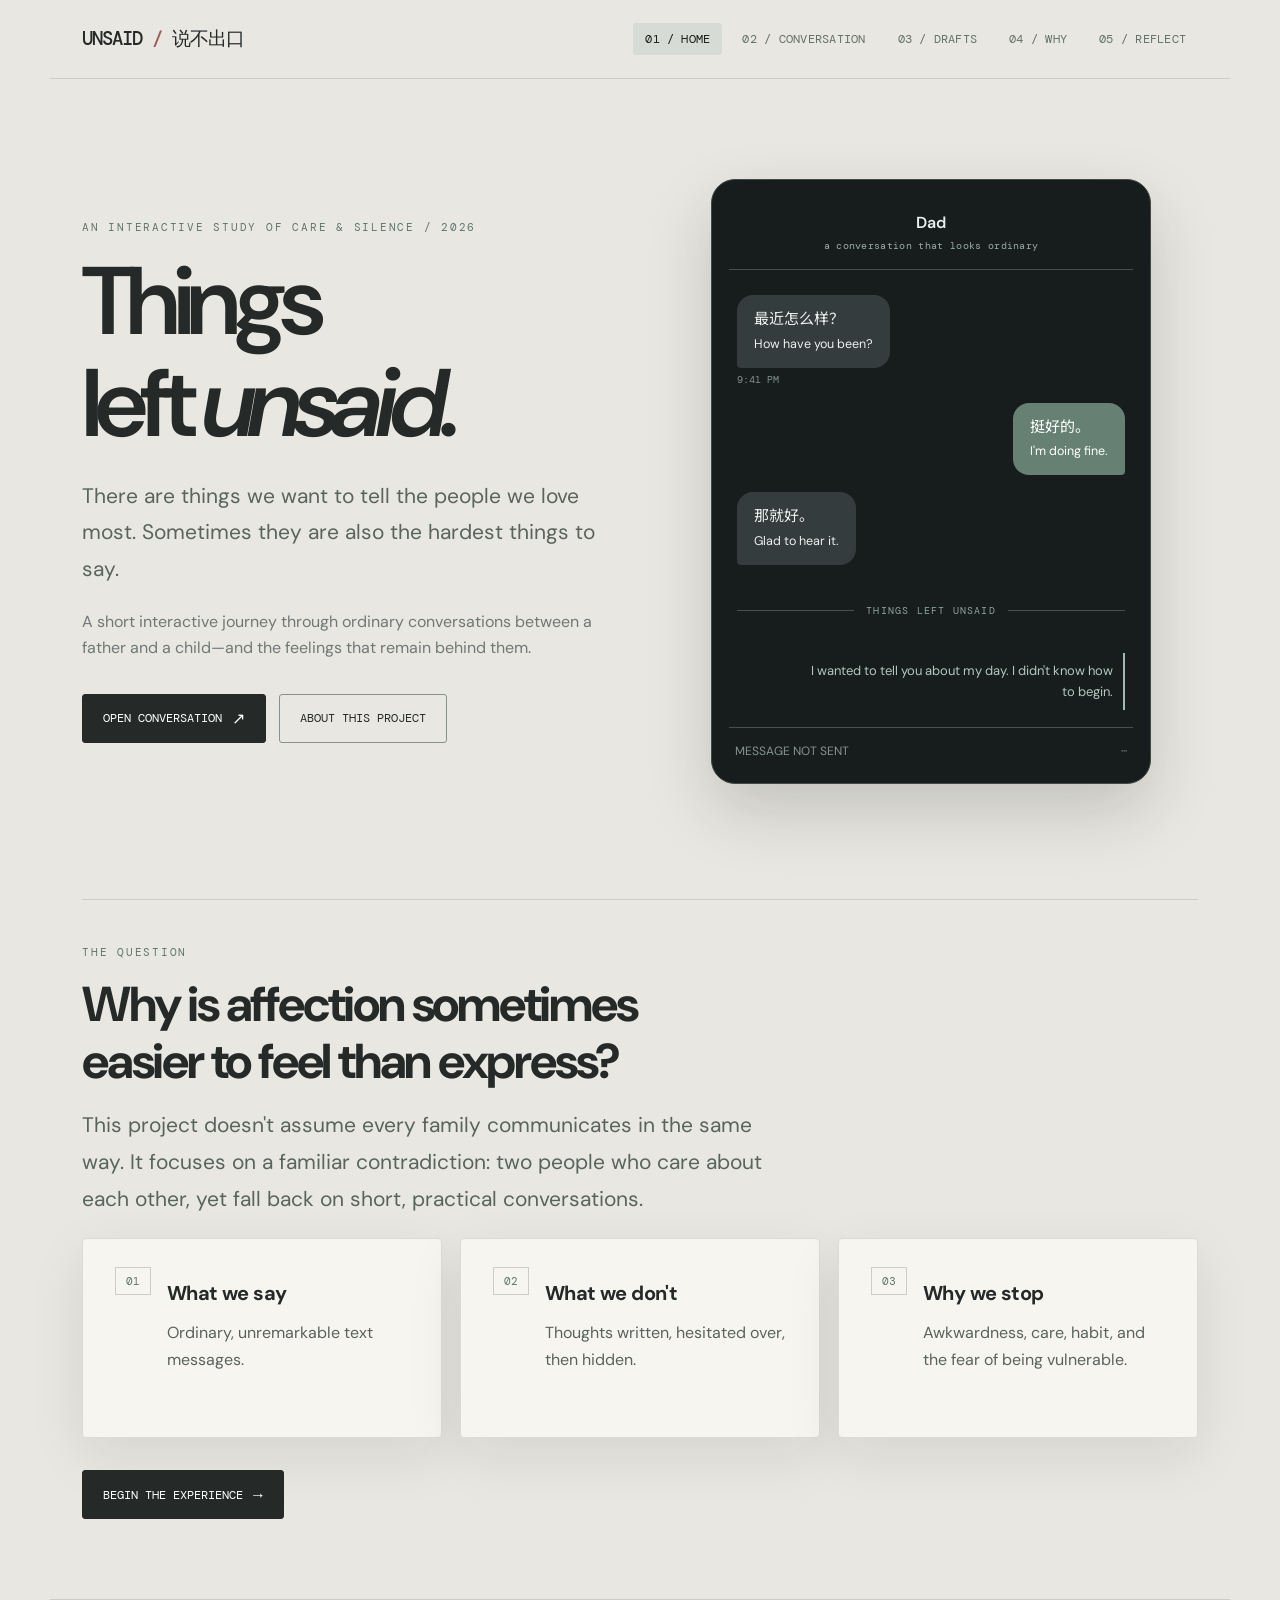
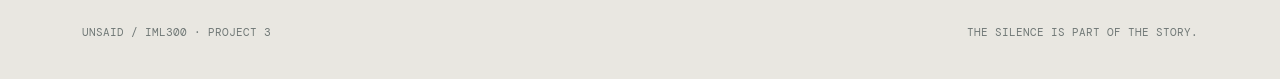
<file: index.html>
<!doctype html>
<html lang="en">
    <head>
        <meta charset="UTF-8" />
        <meta name="viewport" content="width=device-width,initial-scale=1" />
        <meta
            name="description"
            content="Unsaid — an interactive reflection on the words parents and children leave unspoken." />
        <title>Unsaid — Things Left Unspoken</title>
        <link rel="stylesheet" href="style.css" />
    </head>
    <body data-page="home">
        <header class="site-header">
            <a href="index.html" class="brand">UNSAID<span> / </span>说不出口</a>
            <nav class="topnav" aria-label="Site navigation">
                <a aria-current="page" href="index.html">01 / HOME</a><a href="conversation.html">02 / CONVERSATION</a
                ><a href="drafts.html">03 / DRAFTS</a><a href="reasons.html">04 / WHY</a
                ><a href="reflection.html">05 / REFLECT</a>
            </nav>
        </header>
        <main>
            <div class="two-col intro">
                <div>
                    <p class="eyebrow">AN INTERACTIVE STUDY OF CARE & SILENCE / 2026</p>
                    <h1>Things<br />left <em>unsaid.</em></h1>
                    <p class="lead">
                        There are things we want to tell the people we love most. Sometimes they are also the hardest
                        things to say.
                    </p>
                    <p class="subtle">
                        A short interactive journey through ordinary conversations between a father and a child—and the
                        feelings that remain behind them.
                    </p>
                    <div class="buttons">
                        <a class="btn" href="conversation.html">OPEN CONVERSATION <span class="arrow">↗</span></a
                        ><a class="btn secondary" href="#about">ABOUT THIS PROJECT</a>
                    </div>
                </div>
                <div>
                    <div class="phone-shell" aria-label="Preview of a father and child text conversation">
                        <div class="phone-top">
                            Dad
                            <div class="status">a conversation that looks ordinary</div>
                        </div>
                        <div class="thread">
                            <div class="chat-line">
                                <div class="bubble">最近怎么样？<br /><small>How have you been?</small></div>
                                <span class="chat-time">9:41 PM</span>
                            </div>
                            <div class="chat-line me">
                                <div class="bubble">挺好的。<br /><small>I'm doing fine.</small></div>
                            </div>
                            <div class="chat-line">
                                <div class="bubble">那就好。<br /><small>Glad to hear it.</small></div>
                            </div>
                            <div class="small-separator">THINGS LEFT UNSAID</div>
                            <div class="chat-line me">
                                <p class="chat-note">I wanted to tell you about my day. I didn't know how to begin.</p>
                            </div>
                        </div>
                        <div class="phone-compose">MESSAGE NOT SENT <span style="float: right">···</span></div>
                    </div>
                </div>
            </div>
            <hr class="rule" />
            <section id="about">
                <p class="eyebrow">THE QUESTION</p>
                <h2>Why is affection sometimes<br />easier to feel than express?</h2>
                <p class="lead">
                    This project doesn't assume every family communicates in the same way. It focuses on a familiar
                    contradiction: two people who care about each other, yet fall back on short, practical
                    conversations.
                </p>
                <div class="path-list">
                    <div class="panel section-card">
                        <div class="step">
                            <span class="num">01</span>
                            <div>
                                <h3>What we say</h3>
                                <p>Ordinary, unremarkable text messages.</p>
                            </div>
                        </div>
                    </div>
                    <div class="panel section-card">
                        <div class="step">
                            <span class="num">02</span>
                            <div>
                                <h3>What we don't</h3>
                                <p>Thoughts written, hesitated over, then hidden.</p>
                            </div>
                        </div>
                    </div>
                    <div class="panel section-card">
                        <div class="step">
                            <span class="num">03</span>
                            <div>
                                <h3>Why we stop</h3>
                                <p>Awkwardness, care, habit, and the fear of being vulnerable.</p>
                            </div>
                        </div>
                    </div>
                </div>
                <div class="buttons">
                    <a class="btn" href="conversation.html">BEGIN THE EXPERIENCE <span class="arrow">→</span></a>
                </div>
            </section>
        </main>
        <footer class="foot">
            <span>UNSAID / IML300 · PROJECT 3</span><span>THE SILENCE IS PART OF THE STORY.</span>
        </footer>
        <script src="app.js" defer></script>
    </body>
</html>
</file>
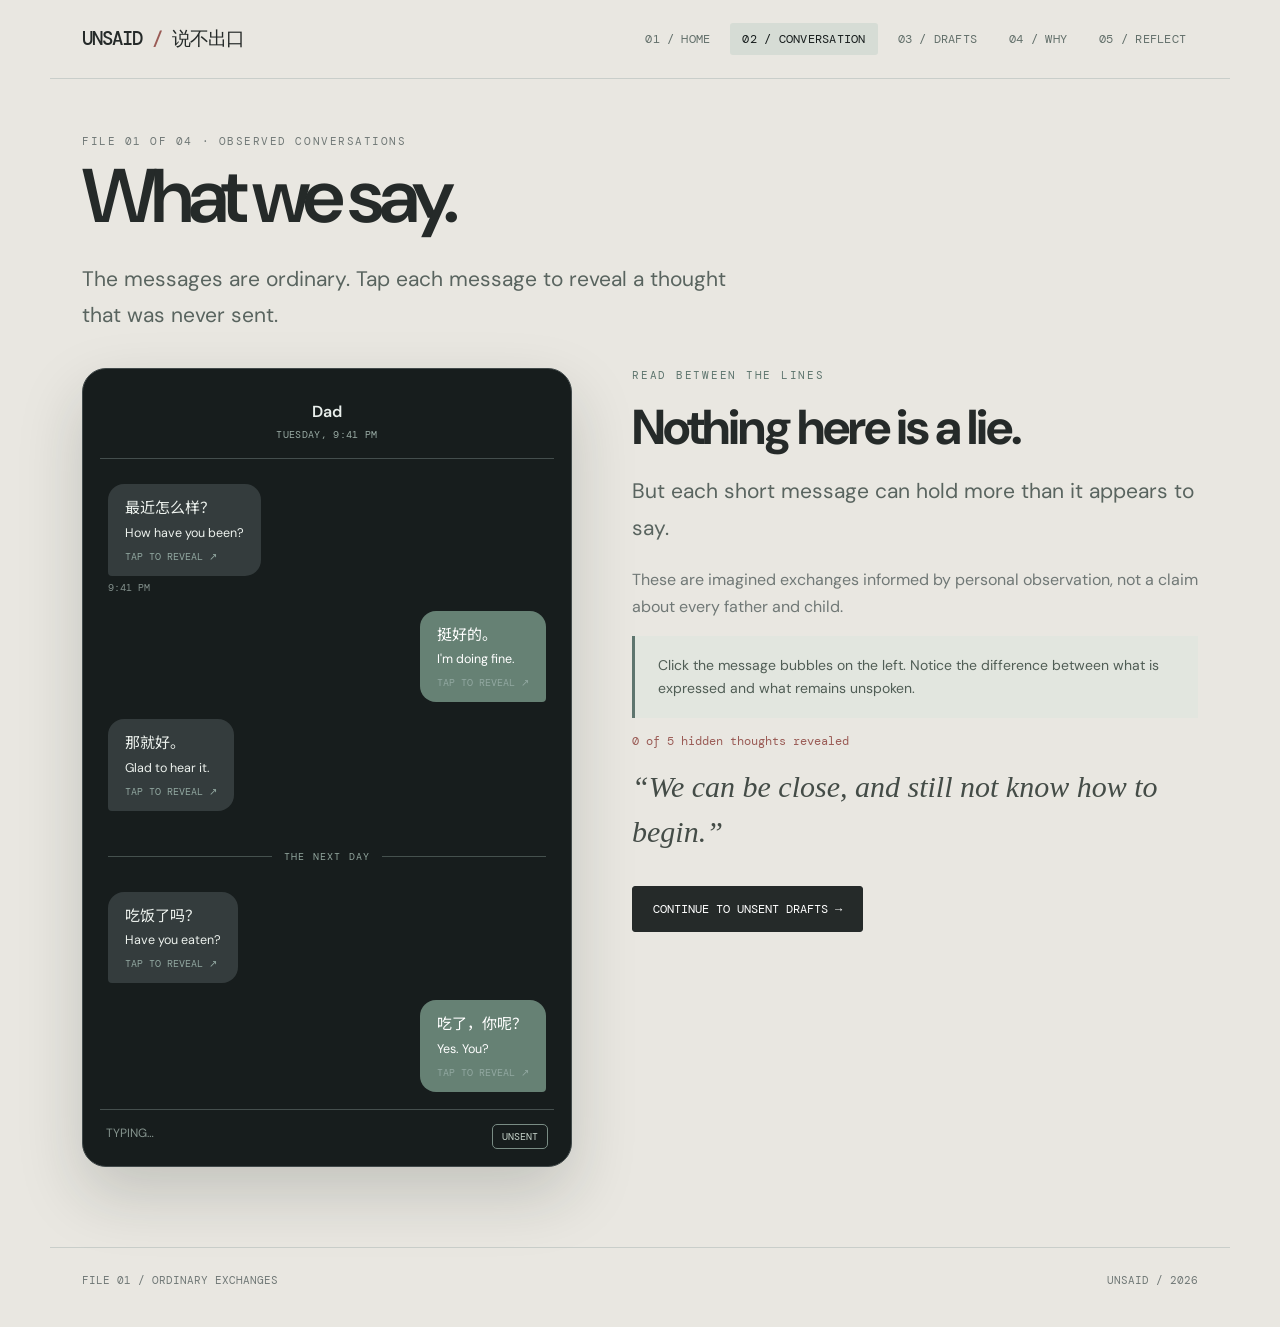
<file: conversation.html>
<!doctype html>
<html lang="en">
    <head>
        <meta charset="UTF-8" />
        <meta name="viewport" content="width=device-width,initial-scale=1" />
        <title>Conversation — Unsaid</title>
        <link rel="stylesheet" href="style.css" />
    </head>
    <body data-page="conversation">
        <header class="site-header">
            <a href="index.html" class="brand">UNSAID<span> / </span>说不出口</a>
            <nav class="topnav" aria-label="Site navigation">
                <a href="index.html">01 / HOME</a><a aria-current="page" href="conversation.html">02 / CONVERSATION</a
                ><a href="drafts.html">03 / DRAFTS</a><a href="reasons.html">04 / WHY</a
                ><a href="reflection.html">05 / REFLECT</a>
            </nav>
        </header>
        <main>
            <div class="page-head">
                <p class="page-index">FILE 01 OF 04 · OBSERVED CONVERSATIONS</p>
                <h1>What we say.</h1>
                <p class="lead">The messages are ordinary. Tap each message to reveal a thought that was never sent.</p>
            </div>
            <div class="conversation-layout">
                <div class="phone-shell phone-large">
                    <div class="phone-top">
                        Dad
                        <div class="status">TUESDAY, 9:41 PM</div>
                    </div>
                    <div class="thread">
                        <div class="chat-line">
                            <button class="bubble message-btn" data-reveal="thought1" aria-expanded="false">
                                最近怎么样？<br /><small>How have you been?</small
                                ><span class="hint">TAP TO REVEAL ↗</span>
                            </button>
                            <div id="thought1" class="chat-note" hidden>
                                Have you been happy lately? We haven't really talked in a while.
                            </div>
                            <span class="chat-time">9:41 PM</span>
                        </div>
                        <div class="chat-line me">
                            <button class="bubble message-btn" data-reveal="thought2" aria-expanded="false">
                                挺好的。<br /><small>I'm doing fine.</small><span class="hint">TAP TO REVEAL ↗</span>
                            </button>
                            <div id="thought2" class="chat-note" hidden>
                                I've had a difficult week. I almost called you yesterday.
                            </div>
                        </div>
                        <div class="chat-line">
                            <button class="bubble message-btn" data-reveal="thought3" aria-expanded="false">
                                那就好。<br /><small>Glad to hear it.</small><span class="hint">TAP TO REVEAL ↗</span>
                            </button>
                            <div id="thought3" class="chat-note" hidden>
                                I was worried about you. I miss hearing your voice.
                            </div>
                        </div>
                        <div class="small-separator">THE NEXT DAY</div>
                        <div class="chat-line">
                            <button class="bubble message-btn" data-reveal="thought4" aria-expanded="false">
                                吃饭了吗？<br /><small>Have you eaten?</small><span class="hint">TAP TO REVEAL ↗</span>
                            </button>
                            <div id="thought4" class="chat-note" hidden>
                                Are you taking care of yourself? I wish I could be there.
                            </div>
                        </div>
                        <div class="chat-line me">
                            <button class="bubble message-btn" data-reveal="thought5" aria-expanded="false">
                                吃了，你呢？<br /><small>Yes. You?</small><span class="hint">TAP TO REVEAL ↗</span>
                            </button>
                            <div id="thought5" class="chat-note" hidden>
                                How are you really doing, Dad? I don't ask you that enough.
                            </div>
                        </div>
                    </div>
                    <div class="phone-compose">
                        TYPING… <span class="unsent-pill" style="float: right">UNSENT</span>
                    </div>
                </div>
                <aside>
                    <p class="eyebrow">READ BETWEEN THE LINES</p>
                    <h2>Nothing here is a lie.</h2>
                    <p class="lead">But each short message can hold more than it appears to say.</p>
                    <p class="subtle">
                        These are imagined exchanges informed by personal observation, not a claim about every father
                        and child.
                    </p>
                    <div class="callout">
                        Click the message bubbles on the left. Notice the difference between what is expressed and what
                        remains unspoken.
                    </div>
                    <p class="reveal-count" data-counter>0 of 5 hidden thoughts revealed</p>
                    <p class="paper-quote">“We can be close, and still not know how to begin.”</p>
                    <div class="buttons"><a class="btn" href="drafts.html">CONTINUE TO UNSENT DRAFTS →</a></div>
                </aside>
            </div>
        </main>
        <footer class="foot"><span>FILE 01 / ORDINARY EXCHANGES</span><span>UNSAID / 2026</span></footer>
        <script src="app.js" defer></script>
    </body>
</html>
</file>
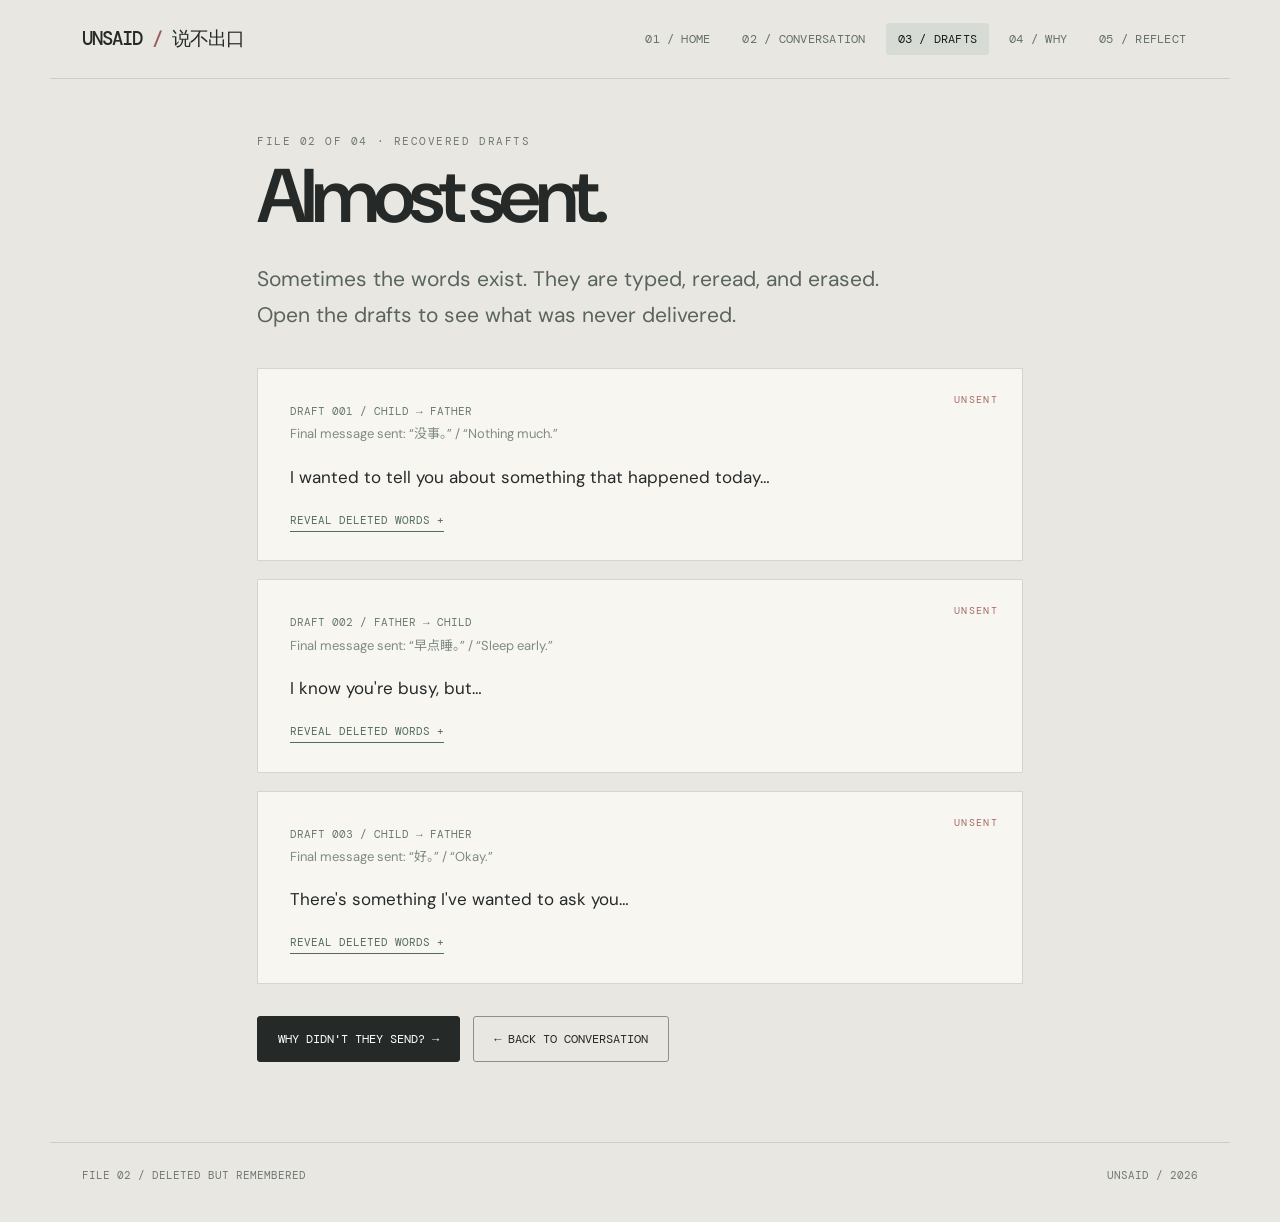
<file: drafts.html>
<!doctype html>
<html lang="en">
    <head>
        <meta charset="UTF-8" />
        <meta name="viewport" content="width=device-width,initial-scale=1" />
        <title>Unsent Drafts — Unsaid</title>
        <link rel="stylesheet" href="style.css" />
    </head>
    <body data-page="drafts">
        <header class="site-header">
            <a href="index.html" class="brand">UNSAID<span> / </span>说不出口</a>
            <nav class="topnav" aria-label="Site navigation">
                <a href="index.html">01 / HOME</a><a href="conversation.html">02 / CONVERSATION</a
                ><a aria-current="page" href="drafts.html">03 / DRAFTS</a><a href="reasons.html">04 / WHY</a
                ><a href="reflection.html">05 / REFLECT</a>
            </nav>
        </header>
        <main class="drafts">
            <div class="page-head">
                <p class="page-index">FILE 02 OF 04 · RECOVERED DRAFTS</p>
                <h1>Almost sent.</h1>
                <p class="lead">
                    Sometimes the words exist. They are typed, reread, and erased. Open the drafts to see what was never
                    delivered.
                </p>
            </div>
            <article class="draft-card">
                <span class="draft-number">DRAFT 001 / CHILD → FATHER</span>
                <p class="draft-original">Final message sent: “没事。” / “Nothing much.”</p>
                <p class="draft-message">I wanted to tell you about something that happened today…</p>
                <button class="text-button" data-draft="draft1" aria-expanded="false">REVEAL DELETED WORDS +</button>
                <div class="hidden-content" id="draft1">
                    <div class="draft-reveal">
                        “I had a difficult day. I almost called you, but I didn't know what we'd talk about. I wish we
                        talked more.”
                    </div>
                    <p class="subtle">The words were composed. They never crossed the screen.</p>
                </div>
            </article>
            <article class="draft-card">
                <span class="draft-number">DRAFT 002 / FATHER → CHILD</span>
                <p class="draft-original">Final message sent: “早点睡。” / “Sleep early.”</p>
                <p class="draft-message">I know you're busy, but…</p>
                <button class="text-button" data-draft="draft2" aria-expanded="false">REVEAL DELETED WORDS +</button>
                <div class="hidden-content" id="draft2">
                    <div class="draft-reveal">
                        “I don't want to bother you. I just wanted to hear your voice. Take care of yourself. I'm proud
                        of you.”
                    </div>
                    <p class="subtle">Care can sound like instruction when direct affection feels unfamiliar.</p>
                </div>
            </article>
            <article class="draft-card">
                <span class="draft-number">DRAFT 003 / CHILD → FATHER</span>
                <p class="draft-original">Final message sent: “好。” / “Okay.”</p>
                <p class="draft-message">There's something I've wanted to ask you…</p>
                <button class="text-button" data-draft="draft3" aria-expanded="false">REVEAL DELETED WORDS +</button>
                <div class="hidden-content" id="draft3">
                    <div class="draft-reveal">
                        “Are you tired? You carry so much responsibility. Are you happy with how your life is going?”
                    </div>
                    <p class="subtle">
                        Concern is sometimes withheld because we don't know whether the other person wants to be asked.
                    </p>
                </div>
            </article>
            <div class="buttons">
                <a class="btn" href="reasons.html">WHY DIDN'T THEY SEND? →</a
                ><a class="btn secondary" href="conversation.html">← BACK TO CONVERSATION</a>
            </div>
        </main>
        <footer class="foot"><span>FILE 02 / DELETED BUT REMEMBERED</span><span>UNSAID / 2026</span></footer>
        <script src="app.js" defer></script>
    </body>
</html>
</file>
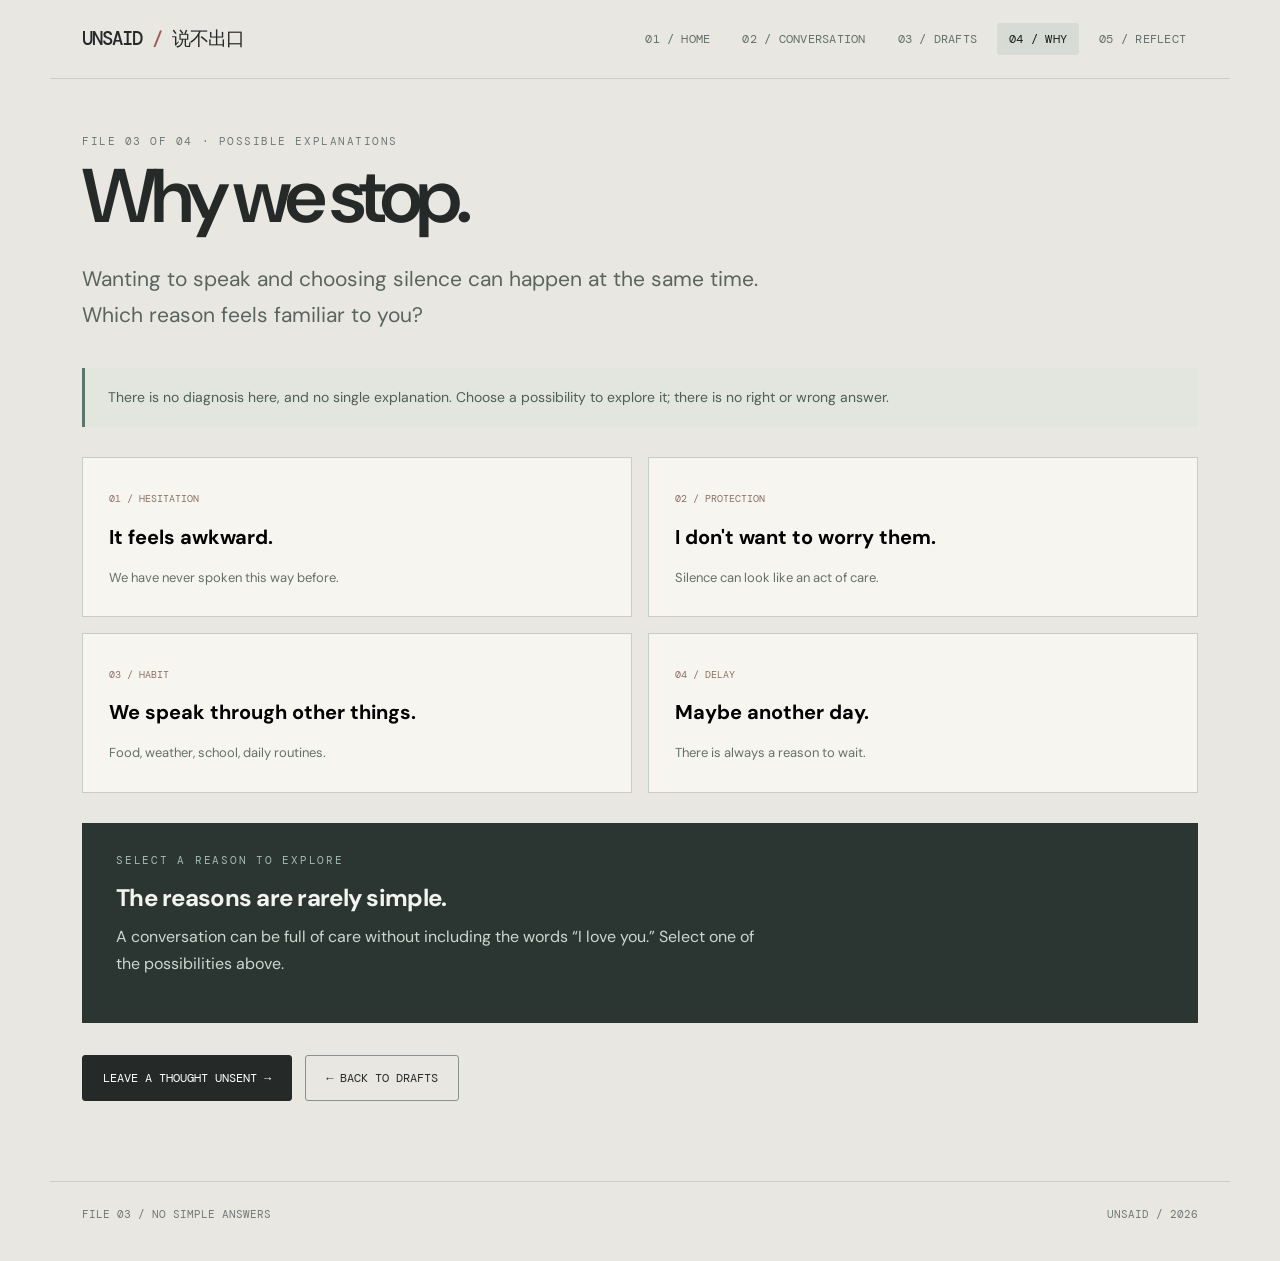
<file: reasons.html>
<!doctype html>
<html lang="en">
    <head>
        <meta charset="UTF-8" />
        <meta name="viewport" content="width=device-width,initial-scale=1" />
        <title>Why We Stop — Unsaid</title>
        <link rel="stylesheet" href="style.css" />
    </head>
    <body data-page="reasons">
        <header class="site-header">
            <a href="index.html" class="brand">UNSAID<span> / </span>说不出口</a>
            <nav class="topnav" aria-label="Site navigation">
                <a href="index.html">01 / HOME</a><a href="conversation.html">02 / CONVERSATION</a
                ><a href="drafts.html">03 / DRAFTS</a><a aria-current="page" href="reasons.html">04 / WHY</a
                ><a href="reflection.html">05 / REFLECT</a>
            </nav>
        </header>
        <main>
            <div class="page-head">
                <p class="page-index">FILE 03 OF 04 · POSSIBLE EXPLANATIONS</p>
                <h1>Why we stop.</h1>
                <p class="lead">
                    Wanting to speak and choosing silence can happen at the same time. Which reason feels familiar to
                    you?
                </p>
            </div>
            <div class="callout">
                There is no diagnosis here, and no single explanation. Choose a possibility to explore it; there is no
                right or wrong answer.
            </div>
            <div class="reason-grid" role="group" aria-label="Choose a possible reason for silence">
                <button class="reason" data-reason="awkward" aria-pressed="false">
                    <span class="reason-no">01 / HESITATION</span><strong>It feels awkward.</strong
                    ><small>We have never spoken this way before.</small>
                </button>
                <button class="reason" data-reason="burden" aria-pressed="false">
                    <span class="reason-no">02 / PROTECTION</span><strong>I don't want to worry them.</strong
                    ><small>Silence can look like an act of care.</small>
                </button>
                <button class="reason" data-reason="language" aria-pressed="false">
                    <span class="reason-no">03 / HABIT</span><strong>We speak through other things.</strong
                    ><small>Food, weather, school, daily routines.</small>
                </button>
                <button class="reason" data-reason="timing" aria-pressed="false">
                    <span class="reason-no">04 / DELAY</span><strong>Maybe another day.</strong
                    ><small>There is always a reason to wait.</small>
                </button>
            </div>
            <section id="reason-result" class="reason-detail" tabindex="-1" aria-live="polite">
                <p class="small-label">SELECT A REASON TO EXPLORE</p>
                <h3 id="reason-title">The reasons are rarely simple.</h3>
                <p id="reason-copy">
                    A conversation can be full of care without including the words “I love you.” Select one of the
                    possibilities above.
                </p>
            </section>
            <div class="buttons">
                <a class="btn" href="reflection.html">LEAVE A THOUGHT UNSENT →</a
                ><a class="btn secondary" href="drafts.html">← BACK TO DRAFTS</a>
            </div>
        </main>
        <footer class="foot"><span>FILE 03 / NO SIMPLE ANSWERS</span><span>UNSAID / 2026</span></footer>
        <script src="app.js" defer></script>
    </body>
</html>
</file>
<file: style.css>
@import url("https://fonts.googleapis.com/css2?family=DM+Mono:wght@400;500&family=DM+Sans:wght@400;500;600;700&family=Noto+Sans+SC:wght@400;500;600&display=swap");
:root {
    --bg: #e9e7e1;
    --paper: #f7f5ef;
    --ink: #252a29;
    --muted: #707876;
    --line: #c9ceca;
    --accent: #5e756e;
    --dark: #171d1d;
    --bubble: #343c3d;
    --bubble2: #668174;
    --red: #9a5b55;
    --shade: 0 18px 55px rgba(19, 27, 25, 0.09);
}
* {
    box-sizing: border-box;
}
html {
    scroll-behavior: smooth;
}
body {
    margin: 0;
    background: var(--bg);
    color: var(--ink);
    font-family: "DM Sans", "Noto Sans SC", sans-serif;
    line-height: 1.65;
}
button,
input,
textarea {
    font: inherit;
}
button {
    cursor: pointer;
}
a {
    color: inherit;
}
::selection {
    background: #c3d4c8;
}
.site-header {
    max-width: 1180px;
    margin: auto;
    padding: 23px 32px;
    display: flex;
    justify-content: space-between;
    align-items: center;
    border-bottom: 1px solid var(--line);
    gap: 18px;
}
.brand {
    font:
        500 19px "DM Mono",
        monospace;
    letter-spacing: -1px;
    text-decoration: none;
}
.brand span {
    color: var(--red);
}
.topnav {
    display: flex;
    flex-wrap: wrap;
    align-items: center;
    gap: 8px;
}
.topnav a {
    padding: 8px 12px;
    text-decoration: none;
    color: #63706b;
    font:
        12px "DM Mono",
        monospace;
    letter-spacing: 0.02em;
    border-radius: 3px;
}
.topnav a:hover,
.topnav a[aria-current="page"] {
    color: var(--dark);
    background: #d6dcd5;
}
main {
    max-width: 1180px;
    margin: auto;
    padding: 55px 32px 80px;
}
.eyebrow,
.small-label,
.case-no {
    font:
        11px "DM Mono",
        monospace;
    text-transform: uppercase;
    letter-spacing: 0.16em;
    color: var(--accent);
}
.eyebrow {
    margin: 0 0 17px;
}
h1,
h2,
h3,
p {
    margin-top: 0;
}
h1 {
    font-size: clamp(48px, 7.5vw, 104px);
    line-height: 1.06;
    letter-spacing: -0.075em;
    font-weight: 600;
    margin-bottom: 23px;
}
h2 {
    font-size: clamp(30px, 4vw, 49px);
    line-height: 1.18;
    letter-spacing: -0.045em;
    margin-bottom: 16px;
}
h3 {
    letter-spacing: -0.03em;
    font-size: 20px;
}
.lead {
    font-size: clamp(16px, 1.7vw, 21px);
    color: #59645f;
    max-width: 680px;
    line-height: 1.75;
}
.subtle {
    color: var(--muted);
}
.mono {
    font-family: "DM Mono", monospace;
}
.two-col {
    display: grid;
    grid-template-columns: 1fr 1fr;
    gap: 48px;
    align-items: center;
}
.intro {
    padding-top: 45px;
    padding-bottom: 70px;
}
.buttons {
    display: flex;
    gap: 13px;
    flex-wrap: wrap;
    margin-top: 32px;
}
.btn {
    display: inline-flex;
    align-items: center;
    justify-content: center;
    gap: 10px;
    text-decoration: none;
    background: var(--ink);
    color: #fff;
    border: 1px solid var(--ink);
    padding: 13px 20px;
    border-radius: 3px;
    font:
        12px "DM Mono",
        monospace;
    min-height: 46px;
    transition:
        background 0.2s,
        transform 0.2s;
}
.btn:hover {
    transform: translateY(-2px);
    background: #425952;
}
.btn.secondary {
    background: transparent;
    color: var(--ink);
    border-color: #87928e;
}
.btn.secondary:hover {
    background: #dce1da;
}
.btn:focus-visible,
a:focus-visible,
button:focus-visible,
textarea:focus-visible {
    outline: 3px solid #b48b69;
    outline-offset: 3px;
}
.arrow {
    font-size: 16px;
}
.rule {
    border: 0;
    border-top: 1px solid var(--line);
    margin: 45px 0;
}
.foot {
    max-width: 1180px;
    margin: auto;
    padding: 25px 32px 40px;
    border-top: 1px solid var(--line);
    display: flex;
    justify-content: space-between;
    gap: 16px;
    color: var(--muted);
    font:
        11px "DM Mono",
        monospace;
}
.page-head {
    max-width: 750px;
    margin-bottom: 34px;
}
.page-head h1 {
    font-size: clamp(42px, 6vw, 76px);
}
.page-index {
    font:
        11px "DM Mono",
        monospace;
    color: var(--muted);
    letter-spacing: 0.14em;
    margin-bottom: 9px;
}
.panel {
    background: var(--paper);
    border: 1px solid #d8dcd7;
    border-radius: 4px;
    box-shadow: var(--shade);
}
.phone-shell {
    width: min(100%, 440px);
    margin: auto;
    background: var(--dark);
    border: 1px solid #41494a;
    border-radius: 24px;
    padding: 17px;
    box-shadow: 0 27px 65px #17201e2e;
    overflow: hidden;
}
.phone-top {
    border-bottom: 1px solid #444e4d;
    color: #e9efec;
    text-align: center;
    padding: 13px 12px 17px;
    font-weight: 600;
    letter-spacing: 0.02em;
}
.phone-top .status {
    font:
        10px "DM Mono",
        monospace;
    color: #9aaca5;
    margin-top: 3px;
}
.thread {
    padding: 25px 8px 17px;
    display: flex;
    flex-direction: column;
    gap: 17px;
    min-height: 300px;
}
.chat-line {
    display: flex;
    flex-direction: column;
    align-items: flex-start;
    gap: 5px;
}
.chat-line.me {
    align-items: flex-end;
}
.bubble {
    max-width: 84%;
    padding: 13px 17px;
    background: var(--bubble);
    border-radius: 16px 16px 16px 4px;
    color: #edf2ee;
    font-size: 15px;
    line-height: 1.55;
}
.me .bubble {
    background: var(--bubble2);
    border-radius: 16px 16px 4px 16px;
    color: #fff;
}
.chat-time {
    font:
        10px "DM Mono",
        monospace;
    color: #84918d;
}
.chat-note {
    margin: 7px 0 0;
    color: #b4c7bc;
    border-left: 2px solid #9fbbb0;
    padding: 7px 10px;
    font-size: 13px;
    max-width: 87%;
    animation: fadeup 0.3s both;
}
.me .chat-note {
    border-left: none;
    border-right: 2px solid #9fbbb0;
    text-align: right;
}
.message-btn {
    border: 0;
    text-align: inherit;
    transition: filter 0.2s;
    cursor: pointer;
}
.message-btn:hover {
    filter: brightness(1.2);
}
.message-btn[aria-expanded="true"] {
    outline: 1px solid #b1c1b6;
}
.hint {
    display: block;
    color: #92a8a1;
    font:
        10px "DM Mono",
        monospace;
    margin-top: 6px;
}
.phone-compose {
    border-top: 1px solid #454f4e;
    padding: 14px 6px 4px;
    color: #86958f;
    font-size: 12px;
}
.unsent-pill {
    display: inline-block;
    border: 1px solid #798c84;
    border-radius: 5px;
    font:
        10px "DM Mono",
        monospace;
    color: #c6d3ca;
    padding: 5px 9px;
}
.stack {
    display: grid;
    gap: 18px;
}
.section-card {
    padding: 28px 32px;
}
.section-card h3 {
    margin: 10px 0;
}
.section-card p {
    color: #59625e;
}
.step {
    display: flex;
    align-items: flex-start;
    gap: 16px;
}
.num {
    font:
        11px "DM Mono",
        monospace;
    color: var(--accent);
    border: 1px solid var(--line);
    padding: 6px 10px;
}
.path-list {
    display: grid;
    grid-template-columns: repeat(3, 1fr);
    gap: 18px;
}
.path-list .section-card {
    min-height: 200px;
}
.aside-text {
    font-size: 13px;
    color: var(--muted);
    max-width: 540px;
}
.callout {
    padding: 18px 23px;
    border-left: 3px solid var(--accent);
    background: #e2e6df;
    font-size: 14px;
    color: #505d55;
}
.section-actions {
    margin-top: 30px;
}
.small-separator {
    display: flex;
    align-items: center;
    gap: 12px;
    margin: 22px 0 12px;
    font:
        10px "DM Mono",
        monospace;
    color: #91a59d;
    letter-spacing: 0.12em;
}
.small-separator:before,
.small-separator:after {
    content: "";
    flex: 1;
    border-top: 1px solid #45514e;
}
/* conversation */
.conversation-layout {
    display: grid;
    grid-template-columns: minmax(320px, 490px) minmax(250px, 1fr);
    gap: 60px;
    align-items: start;
}
.phone-large {
    width: 100%;
    margin: 0;
}
.phone-large .thread {
    min-height: 500px;
}
.reveal-list {
    display: grid;
    gap: 14px;
}
.reveal-list .panel {
    padding: 20px 22px;
}
.reveal-list p {
    font-size: 14px;
    color: #64706a;
    margin: 8px 0 0;
}
.reveal-count {
    font:
        12px "DM Mono",
        monospace;
    color: var(--red);
    margin: 15px 0;
}
.pill {
    font:
        10px "DM Mono",
        monospace;
    letter-spacing: 0.06em;
    color: #50695f;
    background: #dce5dd;
    padding: 6px 8px;
    border-radius: 3px;
}
.paper-quote {
    font-family: Georgia, serif;
    font-size: clamp(20px, 2.6vw, 30px);
    font-style: italic;
    line-height: 1.5;
    color: #444c47;
}
/* drafts */
.drafts {
    max-width: 830px;
    margin: auto;
}
.draft-card {
    padding: 28px 32px;
    margin: 18px 0;
    background: #f7f6f1;
    border: 1px solid #d2d8d1;
    position: relative;
}
.draft-card:before {
    content: "UNSENT";
    position: absolute;
    right: 24px;
    top: 24px;
    color: #a66a64;
    letter-spacing: 0.13em;
    font:
        10px "DM Mono",
        monospace;
}
.draft-message {
    font-size: 17px;
    max-width: 610px;
    margin: 15px 0;
}
.draft-original {
    font-size: 13px;
    color: #7f8b84;
    margin-bottom: 18px;
}
.hidden-content {
    display: none;
}
.hidden-content.is-open {
    display: block;
    animation: fadeup 0.3s;
}
.draft-reveal {
    font:
        500 15px "Noto Sans SC",
        "DM Sans",
        sans-serif;
    background: #e1e9e2;
    padding: 17px 19px;
    margin: 16px 0;
    border-left: 3px solid #799184;
}
.text-button {
    border: 0;
    background: transparent;
    padding: 4px 0;
    color: #526c60;
    border-bottom: 1px solid #526c60;
    font:
        11px "DM Mono",
        monospace;
    text-align: left;
}
.text-button:hover {
    color: #293b32;
}
.draft-number {
    font:
        11px "DM Mono",
        monospace;
    color: #68796e;
}
/* reasons */
.reason-grid {
    display: grid;
    grid-template-columns: repeat(2, minmax(0, 1fr));
    gap: 16px;
    margin: 30px 0;
}
.reason {
    background: var(--paper);
    border: 1px solid #c6cec6;
    padding: 26px;
    text-align: left;
    min-height: 155px;
    transition:
        background 0.2s,
        border-color 0.2s,
        transform 0.2s;
}
.reason:hover {
    transform: translateY(-3px);
    border-color: #779084;
}
.reason[aria-pressed="true"] {
    background: #d5e1d6;
    border-color: #5f7c6d;
}
.reason .reason-no {
    font:
        10px "DM Mono",
        monospace;
    color: #8d6f65;
}
.reason strong {
    display: block;
    font-size: 20px;
    margin: 10px 0;
}
.reason small {
    font-size: 13px;
    color: #637069;
}
.reason-detail {
    padding: 30px 34px;
    background: #2b3633;
    color: #f3f4ef;
    min-height: 195px;
}
.reason-detail h3 {
    font-size: 24px;
    margin: 7px 0;
}
.reason-detail p {
    color: #ccd7d0;
    max-width: 660px;
}
.reason-detail .small-label {
    color: #a4bbb0;
}
/* reflection */
.reflection-layout {
    display: grid;
    grid-template-columns: 1fr 1fr;
    gap: 40px;
    align-items: start;
}
.private-note {
    padding: 30px 32px;
}
.private-note label {
    display: block;
    font-size: 17px;
    font-weight: 600;
    margin: 14px 0;
}
.private-note textarea {
    display: block;
    width: 100%;
    min-height: 230px;
    background: #fffefa;
    border: 1px solid #bfc8c0;
    padding: 18px;
    resize: vertical;
    color: #26342c;
    border-radius: 2px;
    line-height: 1.8;
}
.note-status {
    min-height: 25px;
    font:
        11px "DM Mono",
        monospace;
    color: #586b5f;
    margin: 17px 0;
}
.memory-visual {
    min-height: 400px;
    position: relative;
    background: #18201e;
    border-radius: 4px;
    overflow: hidden;
}
.memory-visual canvas {
    display: block;
    width: 100%;
    height: 100%;
}
.memory-overlay {
    pointer-events: none;
    position: absolute;
    inset: 0;
    padding: 30px;
    color: #d7e0d7;
    display: flex;
    flex-direction: column;
    justify-content: space-between;
}
.memory-overlay span {
    font:
        10px "DM Mono",
        monospace;
    letter-spacing: 0.15em;
    color: #a9bcb0;
}
.memory-overlay p {
    font:
        italic 24px Georgia,
        serif;
    max-width: 300px;
    color: #dce5da;
}
@keyframes fadeup {
    from {
        opacity: 0;
        transform: translateY(7px);
    }
    to {
        opacity: 1;
        transform: translateY(0);
    }
}
@media (max-width: 850px) {
    .two-col,
    .conversation-layout,
    .reflection-layout {
        grid-template-columns: 1fr;
    }
    .intro {
        padding-top: 5px;
    }
    .phone-large {
        max-width: 520px;
        margin: auto;
    }
    .path-list {
        grid-template-columns: 1fr;
    }
    .path-list .section-card {
        min-height: 0;
    }
    .site-header {
        padding: 18px 22px;
    }
    .topnav a {
        font-size: 10px;
        padding: 7px 6px;
    }
    main {
        padding: 40px 22px 60px;
    }
    .foot {
        padding: 20px 22px;
        flex-wrap: wrap;
    }
    .reason-grid {
        grid-template-columns: 1fr;
    }
    .file-heading {
        gap: 10px;
    }
}
@media (max-width: 460px) {
    .site-header {
        align-items: flex-start;
        flex-direction: column;
    }
    .brand {
        font-size: 17px;
    }
    .topnav {
        gap: 4px;
    }
    main {
        padding: 30px 18px 55px;
    }
    .phone-shell {
        padding: 10px;
        border-radius: 17px;
    }
    .bubble {
        font-size: 13px;
    }
    .section-card,
    .draft-card,
    .private-note {
        padding: 22px 18px;
    }
    .reason-detail {
        padding: 22px;
    }
    .file-meta {
        font-size: 10px;
    }
}
@media (prefers-reduced-motion: reduce) {
    *,
    *:before,
    *:after {
        scroll-behavior: auto !important;
        animation: none !important;
        transition: none !important;
    }
}
</file>
